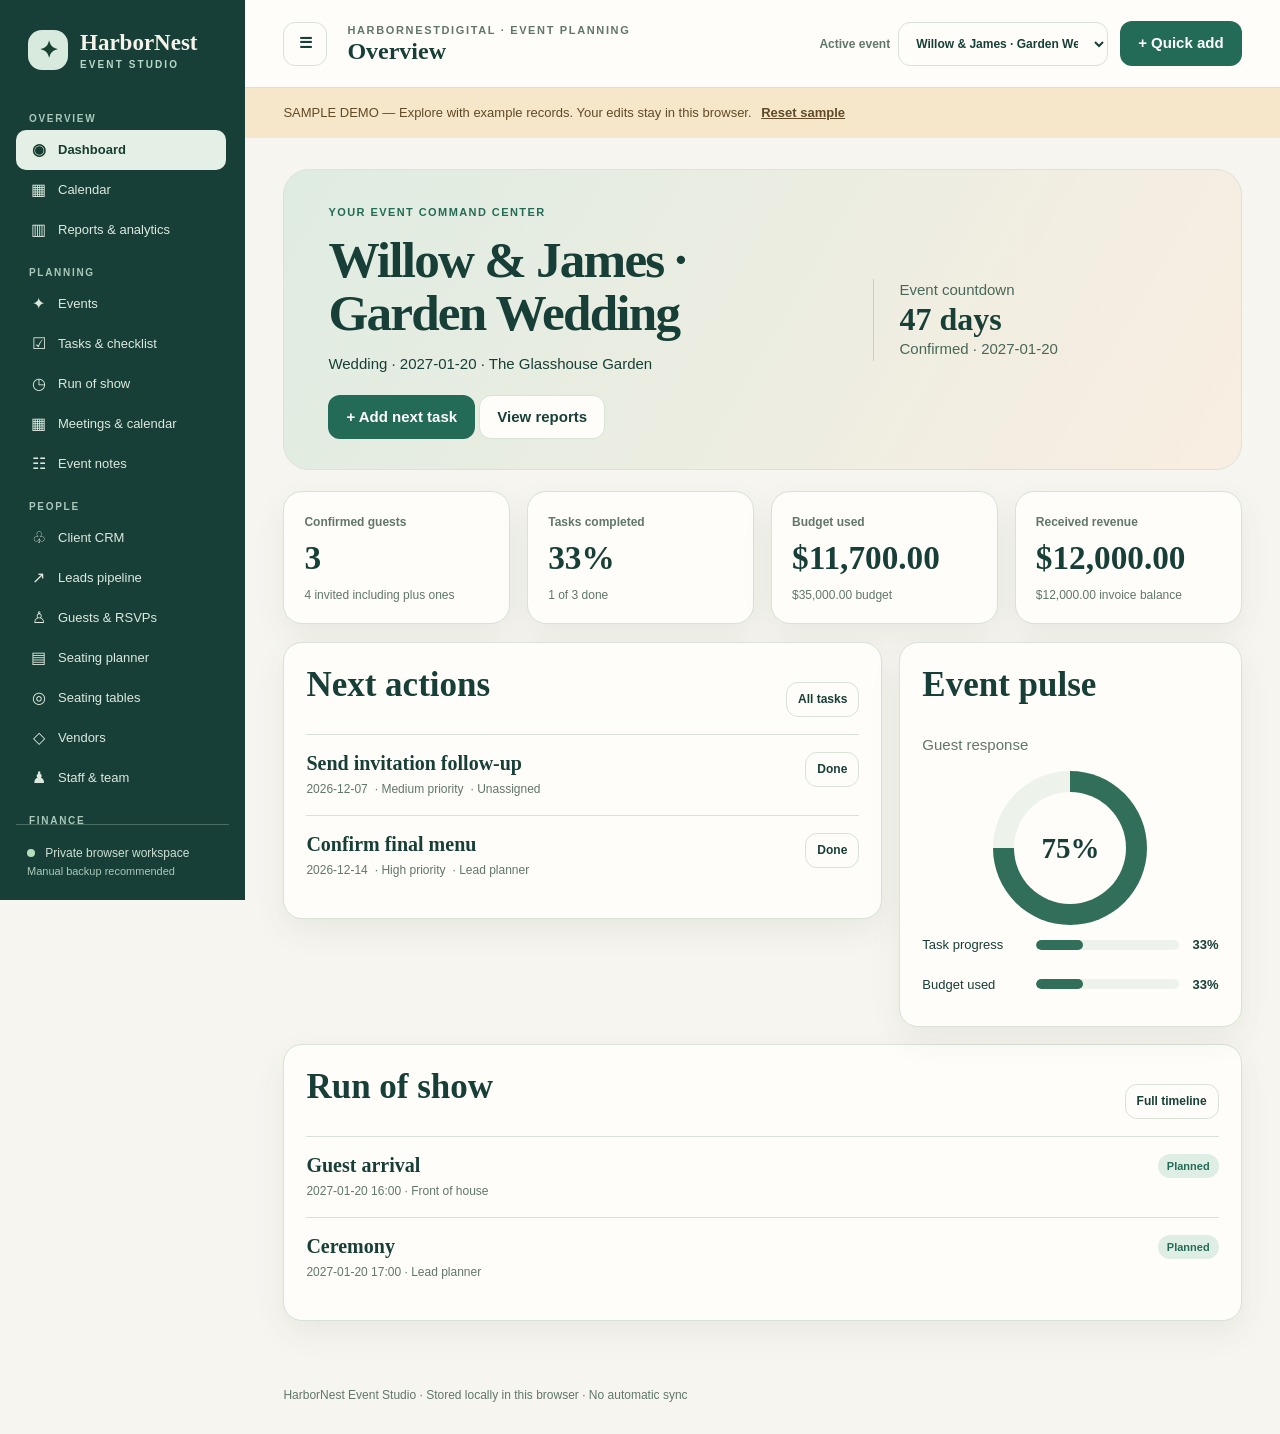
<file: index.html>
<!doctype html>
<html lang="en"><head><meta charset="utf-8"><meta name="viewport" content="width=device-width,initial-scale=1"><meta name="theme-color" content="#183f37"><meta name="description" content="HarborNest Event Studio — a private, offline-capable event planning workspace."><link rel="manifest" href="manifest.webmanifest"><link rel="icon" href="icon-192.png"><link rel="stylesheet" href="style.css"><title>HarborNest Event Studio</title></head>
<body><a class="skip" href="#workspace">Skip to workspace</a><div id="app"><aside class="sidebar" aria-label="Main navigation"><div class="brand"><span class="brandmark">✦</span><span>HarborNest<small>EVENT STUDIO</small></span></div><div class="navscroll" id="nav"></div><div class="sidefoot"><span class="local-dot"></span> Private browser workspace<br><small>Manual backup recommended</small></div></aside><div class="mainwrap"><header class="topbar"><button id="menuBtn" type="button" class="iconbtn menu" aria-label="Open navigation" aria-expanded="false">☰</button><div class="top-title"><small>HARBORNESTDIGITAL · EVENT PLANNING</small><strong id="pageTitle">Overview</strong></div><div class="top-actions"><label class="event-picker">Active event <select id="eventPicker" aria-label="Active event"></select></label><button type="button" id="quickAdd" class="primary">+ Quick add</button></div></header><div id="demoBanner" hidden class="demo-banner">SAMPLE DEMO — Explore with example records. Your edits stay in this browser. <button type="button" id="resetDemo">Reset sample</button></div><main id="workspace" tabindex="-1"><div id="view"></div></main><footer class="footer">HarborNest Event Studio · Stored locally in this browser · No automatic sync</footer></div></div>
<nav class="bottom-nav" id="mobileNav" aria-label="Mobile navigation"></nav><div id="toast" role="status" aria-live="polite" class="toast" hidden></div>
<dialog id="recordDialog" aria-labelledby="dialogTitle"><form id="recordForm" novalidate><div class="dialog-head"><div><small class="eyebrow" id="dialogEyebrow">RECORD</small><h2 id="dialogTitle">Add record</h2></div><button type="button" id="closeDialog" class="iconbtn" aria-label="Close form">✕</button></div><div id="formFields" class="form-grid"></div><p id="formError" role="alert" class="form-error" hidden></p><div class="dialog-actions"><button type="button" id="cancelDialog" class="ghost">Cancel</button><button type="submit" class="primary">Save record</button></div></form></dialog>
<dialog id="confirmDialog" aria-labelledby="confirmTitle"><div class="dialog-head"><h2 id="confirmTitle">Please confirm</h2></div><p id="confirmText"></p><div class="dialog-actions"><button type="button" id="confirmCancel" class="ghost">Cancel</button><button type="button" id="confirmYes" class="danger">Confirm</button></div></dialog>
<input id="restoreFile" type="file" accept=".json,application/json" hidden><script>window.DEMO_MODE=true</script><script src="app.js" defer></script></body></html>
</file>
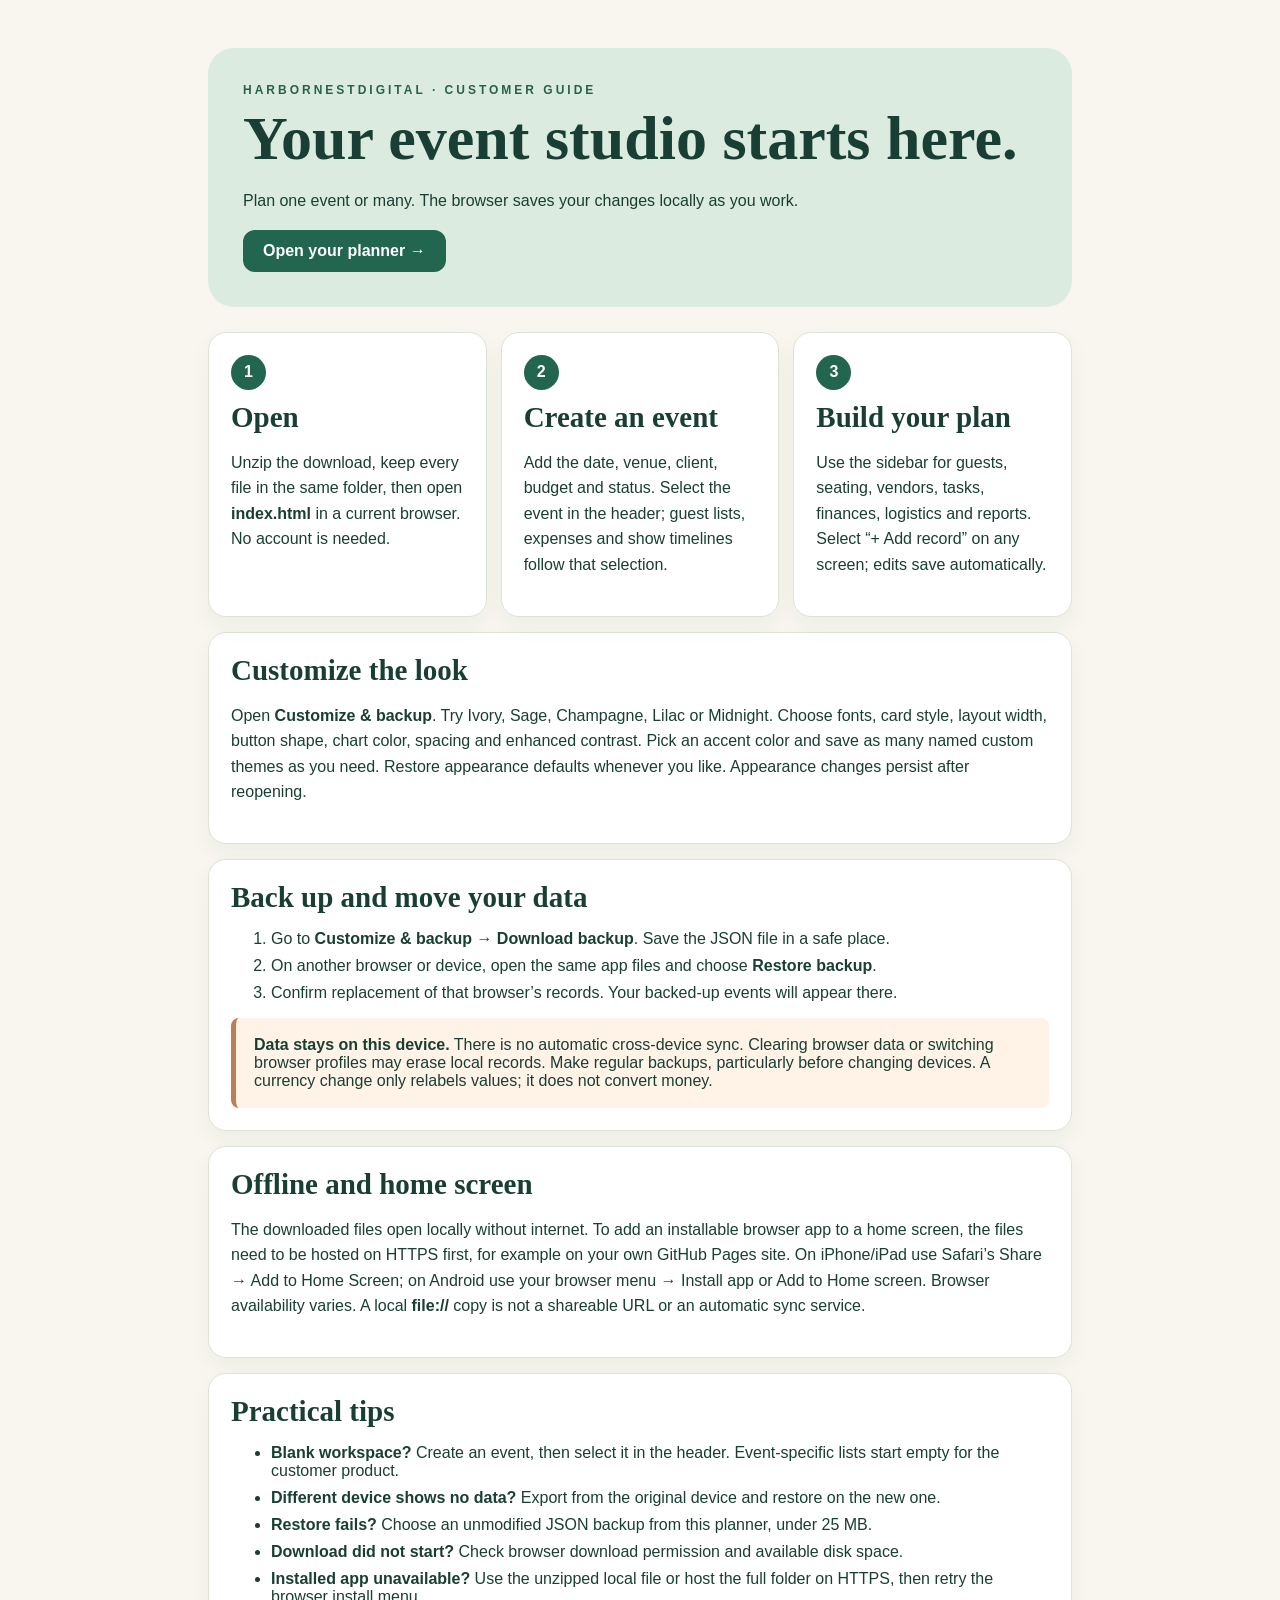
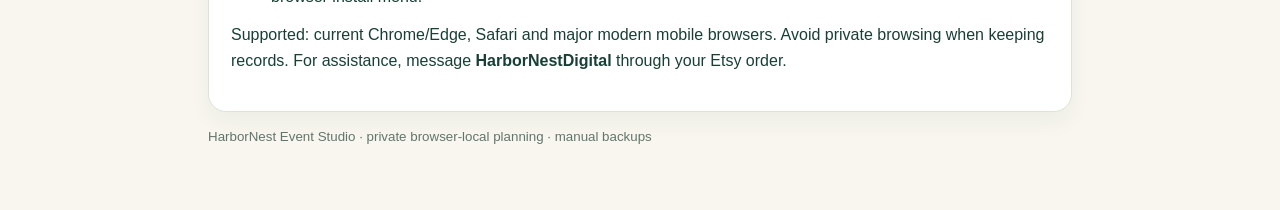
<file: README.html>
<!doctype html><html lang="en"><meta charset="utf-8"><meta name="viewport" content="width=device-width,initial-scale=1"><title>Start Here · HarborNest Event Studio</title><style>:root{font-family:Arial,sans-serif;color:#193f35;background:#f8f6ef}*{box-sizing:border-box}body{margin:0}.wrap{max-width:900px;margin:auto;padding:28px 18px 65px}.hero{background:#dcebe0;border-radius:26px;padding:35px;margin:20px 0 25px}h1,h2{font-family:Georgia,serif;line-height:1.1}h1{font-size:clamp(36px,6vw,62px);margin:7px 0}h2{font-size:29px;margin:0 0 14px}.brand{font-size:12px;font-weight:bold;letter-spacing:3px;color:#28614a}.grid{display:grid;grid-template-columns:repeat(auto-fit,minmax(240px,1fr));gap:14px}.card{background:white;border:1px solid #dce4d8;border-radius:18px;padding:22px;box-shadow:0 10px 22px #1d47310c;margin-bottom:15px}.step{background:#22664f;color:white;border-radius:50%;width:35px;height:35px;display:grid;place-items:center;font-weight:bold;margin-bottom:12px}.notice{border-left:5px solid #bf7d55;background:#fff2e6;padding:18px;border-radius:8px}.button{display:inline-block;background:#22664f;color:white;text-decoration:none;border-radius:12px;padding:12px 20px;font-weight:bold}li{margin:9px 0}p{line-height:1.6}small{color:#61766a}</style><div class="wrap"><div class="hero"><div class="brand">HARBORNESTDIGITAL · CUSTOMER GUIDE</div><h1>Your event studio starts here.</h1><p>Plan one event or many. The browser saves your changes locally as you work.</p><a class="button" href="index.html">Open your planner →</a></div><div class="grid"><section class="card"><div class="step">1</div><h2>Open</h2><p>Unzip the download, keep every file in the same folder, then open <b>index.html</b> in a current browser. No account is needed.</p></section><section class="card"><div class="step">2</div><h2>Create an event</h2><p>Add the date, venue, client, budget and status. Select the event in the header; guest lists, expenses and show timelines follow that selection.</p></section><section class="card"><div class="step">3</div><h2>Build your plan</h2><p>Use the sidebar for guests, seating, vendors, tasks, finances, logistics and reports. Select “+ Add record” on any screen; edits save automatically.</p></section></div><section class="card"><h2>Customize the look</h2><p>Open <b>Customize & backup</b>. Try Ivory, Sage, Champagne, Lilac or Midnight. Choose fonts, card style, layout width, button shape, chart color, spacing and enhanced contrast. Pick an accent color and save as many named custom themes as you need. Restore appearance defaults whenever you like. Appearance changes persist after reopening.</p></section><section class="card"><h2>Back up and move your data</h2><ol><li>Go to <b>Customize & backup → Download backup</b>. Save the JSON file in a safe place.</li><li>On another browser or device, open the same app files and choose <b>Restore backup</b>.</li><li>Confirm replacement of that browser’s records. Your backed-up events will appear there.</li></ol><div class="notice"><b>Data stays on this device.</b> There is no automatic cross-device sync. Clearing browser data or switching browser profiles may erase local records. Make regular backups, particularly before changing devices. A currency change only relabels values; it does not convert money.</div></section><section class="card"><h2>Offline and home screen</h2><p>The downloaded files open locally without internet. To add an installable browser app to a home screen, the files need to be hosted on HTTPS first, for example on your own GitHub Pages site. On iPhone/iPad use Safari’s Share → Add to Home Screen; on Android use your browser menu → Install app or Add to Home screen. Browser availability varies. A local <b>file://</b> copy is not a shareable URL or an automatic sync service.</p></section><section class="card"><h2>Practical tips</h2><ul><li><b>Blank workspace?</b> Create an event, then select it in the header. Event-specific lists start empty for the customer product.</li><li><b>Different device shows no data?</b> Export from the original device and restore on the new one.</li><li><b>Restore fails?</b> Choose an unmodified JSON backup from this planner, under 25 MB.</li><li><b>Download did not start?</b> Check browser download permission and available disk space.</li><li><b>Installed app unavailable?</b> Use the unzipped local file or host the full folder on HTTPS, then retry the browser install menu.</li></ul><p>Supported: current Chrome/Edge, Safari and major modern mobile browsers. Avoid private browsing when keeping records. For assistance, message <b>HarborNestDigital</b> through your Etsy order.</p></section><small>HarborNest Event Studio · private browser-local planning · manual backups</small></div></html>
</file>
<file: style.css>
:root{--bg:#f7f5ef;--surface:#fffdf9;--surface-2:#eff3eb;--ink:#183f37;--muted:#64766d;--accent:#236b56;--accent-ink:#fff;--accent-soft:#dfeee5;--peach:#e9b695;--border:#dde5dc;--shadow:0 12px 32px rgba(31,65,51,.07);--radius:19px;--gap:17px;--pad:22px;--font:Arial,Helvetica,sans-serif;--headline:Georgia,'Times New Roman',serif;--chart:#326f5a;--button-radius:12px;color-scheme:light}
*{box-sizing:border-box}html{scroll-behavior:smooth}body{margin:0;background:var(--bg);color:var(--ink);font:15px/1.5 var(--font)}button,input,select,textarea{font:inherit}button{cursor:pointer}button:disabled{opacity:.55;cursor:default}button,input,select,textarea{min-height:44px}a{color:var(--accent)}:focus-visible{outline:3px solid #b36a34!important;outline-offset:3px!important}.skip{position:absolute;top:-100px;left:12px;background:var(--surface);z-index:1000;padding:10px}.skip:focus{top:10px}h1,h2,h3,h4,p{margin-top:0}h1,h2,h3{line-height:1.12}h1,.display{font:600 clamp(32px,4vw,55px)/1.04 var(--headline);letter-spacing:-.035em}h2{font:600 clamp(25px,3vw,35px)/1.13 var(--headline)}h3{font:600 21px/1.2 var(--headline)}small,.eyebrow{font-size:11px;letter-spacing:.13em;text-transform:uppercase;font-weight:700}.eyebrow{color:var(--accent)}.muted{color:var(--muted)}.tiny{font-size:12px}.mono{font-variant-numeric:tabular-nums}#app{display:grid;grid-template-columns:245px minmax(0,1fr);min-height:100vh}.sidebar{position:sticky;top:0;height:100vh;background:#183f37;color:#f5f2e9;display:flex;flex-direction:column;padding:27px 16px 17px;z-index:10}.brand{display:flex;align-items:center;gap:12px;font:600 23px var(--headline);padding:3px 12px 26px}.brand small{display:block;font:700 10px var(--font);letter-spacing:.21em;color:#b8d7c9;margin-top:3px}.brandmark{display:grid;place-items:center;background:#d7eadd;color:#184334;width:40px;height:40px;border-radius:14px;font-family:serif}.navscroll{overflow:auto;min-height:0;padding-right:3px}.navgroup{margin:15px 0 4px;padding:0 13px;color:#a9c8bb;font-size:10px;font-weight:800;letter-spacing:.17em}.navitem{display:flex;align-items:center;gap:10px;width:100%;min-height:38px;padding:8px 13px;color:#dce9df;border:0;background:transparent;border-radius:10px;text-align:left;font-size:13px}.navitem:hover,.navitem.active{background:#e4efe5;color:#163d31;font-weight:750}.navicon{width:19px;text-align:center;font-size:16px}.sidefoot{margin-top:auto;border-top:1px solid #4a6d61;padding:19px 11px 3px;font-size:12px;color:#cfdfd4}.sidefoot small{letter-spacing:normal;text-transform:none;font-weight:400;color:#aac7ba}.local-dot{display:inline-block;width:8px;height:8px;background:#b6debd;border-radius:50%;margin-right:7px}.mainwrap{min-width:0}.topbar{height:88px;padding:14px clamp(18px,3vw,43px);display:flex;align-items:center;gap:20px;background:var(--surface);border-bottom:1px solid var(--border);position:sticky;top:0;z-index:8}.top-title{flex:1;min-width:0}.top-title small{display:block;color:var(--muted);letter-spacing:.15em}.top-title strong{display:block;font:600 24px var(--headline);white-space:nowrap;overflow:hidden;text-overflow:ellipsis}.top-actions{display:flex;align-items:center;gap:12px}.event-picker{display:flex;align-items:center;gap:8px;font-size:12px;color:var(--muted);font-weight:700}.event-picker select{max-width:210px;min-width:145px}.menu{display:none}#workspace{padding:31px clamp(18px,3vw,44px) 48px;max-width:1750px;margin:auto;min-height:calc(100vh - 148px)}.footer{padding:17px 3vw 30px;color:var(--muted);font-size:12px}.demo-banner{background:#f7e7ca;padding:10px 3vw;color:#614a27;font-size:13px}.demo-banner button{border:0;background:transparent;text-decoration:underline;color:inherit;font-weight:bold;min-height:30px}.bottom-nav{display:none}.card,.panel,.stat,.feature{background:var(--surface);border:1px solid var(--border);border-radius:var(--radius);box-shadow:var(--shadow)}.card,.panel{padding:var(--pad)}.panelhead,.row,.list-head{display:flex;align-items:center;justify-content:space-between;gap:15px}.sectionhead{display:flex;align-items:end;justify-content:space-between;gap:14px;flex-wrap:wrap;margin-bottom:20px}.sectionhead h1{margin:4px 0 0}.sectionhead p{margin:5px 0 0;color:var(--muted)}.hero{display:grid;grid-template-columns:1.3fr .8fr;gap:20px;padding:30px clamp(24px,4vw,44px);border-radius:26px;background:linear-gradient(120deg,#dfece2,#f9eee1);border:1px solid #d9e4d9;margin-bottom:21px;min-height:235px}.hero h1{max-width:650px;margin:10px 0 14px}.hero p{max-width:650px;margin-bottom:19px}.hero-aside{align-self:center;border-left:1px solid #bfd4c5;padding-left:25px}.hero-aside strong{display:block;font:600 32px var(--headline)}.hero-aside span{color:#48675a}.stats{display:grid;grid-template-columns:repeat(4,minmax(0,1fr));gap:var(--gap);margin:18px 0}.stat{padding:18px 20px;min-width:0}.stat .label{font-size:12px;color:var(--muted);font-weight:700}.stat .value{display:block;font:600 clamp(23px,2.6vw,34px) var(--headline);margin:6px 0}.stat .hint{font-size:12px;color:var(--muted)}.cols{display:grid;grid-template-columns:1.4fr .8fr;gap:var(--gap);align-items:start}.grid{display:grid;grid-template-columns:repeat(auto-fit,minmax(255px,1fr));gap:var(--gap)}.twocol{display:grid;grid-template-columns:repeat(2,minmax(0,1fr));gap:var(--gap)}.feature{padding:20px}.feature h3{margin-bottom:6px}.feature p{color:var(--muted);font-size:13px;margin-bottom:0}.toolbar{display:flex;align-items:center;gap:10px;flex-wrap:wrap;margin:16px 0 21px}.toolbar .search{flex:1;min-width:220px}.toolbar input,.toolbar select{max-width:100%}.search,.input,select,textarea,input[type=text],input[type=date],input[type=number],input[type=email],input[type=time],input[type=color]{background:var(--surface);color:var(--ink);border:1px solid var(--border);border-radius:var(--button-radius);padding:10px 13px}input[type=color]{width:70px;padding:4px}.primary,.ghost,.danger,.smallbtn,.iconbtn{border-radius:var(--button-radius);border:1px solid transparent;padding:10px 17px;min-height:44px;font-weight:700}.primary{background:var(--accent);color:var(--accent-ink)}.primary:hover{filter:brightness(.9)}.ghost,.smallbtn,.iconbtn{background:var(--surface);color:var(--ink);border-color:var(--border)}.ghost:hover,.smallbtn:hover{background:var(--accent-soft)}.danger{background:#9e403a;color:white}.smallbtn{min-height:35px;padding:6px 11px;font-size:12px}.iconbtn{display:grid;place-items:center;width:44px;padding:0}.pill{display:inline-flex;align-items:center;border-radius:100px;background:var(--accent-soft);color:var(--accent);padding:4px 9px;font-size:11px;font-weight:800;white-space:nowrap}.pill.warn{background:#fae9cf;color:#84531c}.pill.bad{background:#f8ded9;color:#8b392d}.pill.neutral{background:var(--surface-2);color:var(--muted)}.record{display:flex;align-items:start;justify-content:space-between;gap:18px;padding:17px 0;border-top:1px solid var(--border)}.record:first-child{border-top:0}.record h3{font:600 20px var(--headline);margin:0 0 5px;overflow-wrap:anywhere}.record .meta{display:flex;gap:7px;flex-wrap:wrap;color:var(--muted);font-size:12px}.record p{margin:7px 0 0;font-size:13px;overflow-wrap:anywhere}.record-actions{display:flex;gap:6px;flex-shrink:0}.empty{text-align:center;padding:55px 24px;color:var(--muted)}.empty .big{font-size:34px}.empty h3{color:var(--ink);margin:10px}.progress{height:10px;background:var(--surface-2);border-radius:10px;overflow:hidden}.progress i{display:block;height:100%;background:var(--chart);border-radius:10px}.barrow{display:grid;grid-template-columns:minmax(100px,1fr) 2fr auto;gap:14px;align-items:center;padding:10px 0;font-size:13px}.donut{--pct:0%;width:154px;height:154px;display:grid;place-items:center;border-radius:50%;background:conic-gradient(var(--chart) var(--pct),var(--surface-2) 0);margin:auto}.donut span{width:112px;height:112px;background:var(--surface);border-radius:50%;display:grid;place-items:center;font:600 29px var(--headline)}.chart{width:100%;height:auto;max-height:245px;overflow:visible}.chart text{fill:var(--muted);font:12px var(--font)}.calendar{display:grid;grid-template-columns:repeat(7,minmax(0,1fr));gap:5px}.calendar .day{min-height:104px;padding:8px;border:1px solid var(--border);background:var(--surface);border-radius:10px;min-width:0}.calendar .day.dim{opacity:.42}.calendar .day.today{border-color:var(--accent);box-shadow:inset 0 0 0 1px var(--accent)}.calendar .dow{text-align:center;padding:10px 2px;font-size:11px;font-weight:bold;color:var(--muted)}.calentry{display:block;padding:2px 4px;border-radius:5px;background:var(--accent-soft);font-size:10px;overflow:hidden;text-overflow:ellipsis;white-space:nowrap;margin-top:3px}.table-grid{display:grid;grid-template-columns:repeat(auto-fit,minmax(245px,1fr));gap:var(--gap)}.seat{padding:10px;border:1px solid var(--border);border-radius:10px;margin-top:9px;background:var(--surface)}.seat select{width:100%;font-size:13px}.checkline{display:flex;align-items:center;gap:10px}.checkline input{width:20px;height:20px;min-height:20px;accent-color:var(--accent)}.theme-swatch{height:45px;border-radius:12px;margin-bottom:10px}.settings-grid{display:grid;grid-template-columns:repeat(auto-fit,minmax(265px,1fr));gap:var(--gap)}.settings-grid label,.field{display:grid;gap:6px;font-size:13px;font-weight:700}.settings-grid input,.settings-grid select{width:100%}.setting-row{margin-bottom:15px}.theme-list{display:grid;grid-template-columns:repeat(auto-fit,minmax(135px,1fr));gap:10px}.theme-choice{padding:12px;text-align:left;background:var(--surface);border:2px solid var(--border);border-radius:15px;color:var(--ink)}.theme-choice.active{border-color:var(--accent)}.theme-choice .swatches{display:flex;gap:4px;margin-bottom:9px}.theme-choice .swatches i{width:26px;height:26px;border-radius:50%;border:1px solid #0002}.toggle{display:flex!important;align-items:center;justify-content:space-between;gap:10px}.toggle input{width:22px!important;height:22px;min-height:22px}dialog{border:1px solid var(--border);border-radius:22px;width:min(720px,calc(100vw - 24px));max-height:min(90vh,920px);overflow:auto;background:var(--surface);color:var(--ink);padding:24px;box-shadow:0 30px 100px #112e2a55}dialog::backdrop{background:#0f2c27a8}.dialog-head{display:flex;justify-content:space-between;align-items:start;gap:18px}.dialog-head h2{margin:2px 0 18px}.form-grid{display:grid;grid-template-columns:repeat(2,minmax(0,1fr));gap:16px}.field.full{grid-column:1/-1}.field input,.field select,.field textarea{width:100%}.field textarea{min-height:94px;resize:vertical}.dialog-actions{display:flex;justify-content:end;gap:10px;margin-top:22px}.form-error{padding:10px;background:#ffe8e2;color:#7d2922;border-radius:10px;margin:15px 0}.toast{position:fixed;z-index:99;right:22px;bottom:22px;background:#163f32;color:white;padding:13px 18px;border-radius:12px;max-width:350px;box-shadow:0 12px 35px #0b221c55}.printsheet{display:none}
body[data-density=compact]{--gap:10px;--pad:15px}body[data-density=spacious]{--gap:25px;--pad:29px}body[data-card=flat]{--shadow:none;--radius:10px}body[data-card=soft]{--shadow:0 17px 42px rgba(35,54,45,.1);--radius:25px}body[data-font=modern]{--headline:Arial,Helvetica,sans-serif}body[data-font=classic]{--font:Georgia,'Times New Roman',serif}body[data-contrast=true]{--muted:#344d40;--border:#8d9f90;--accent:#14543c}body[data-layout=wide] #workspace{max-width:none}body[data-button=pill]{--button-radius:100px}body[data-button=square]{--button-radius:4px}
@media(max-width:1150px){#app{grid-template-columns:210px minmax(0,1fr)}.sidebar{padding-left:10px;padding-right:10px}.stats{grid-template-columns:repeat(2,1fr)}.cols{grid-template-columns:1fr}}@media(max-width:780px){#app{display:block}.sidebar{position:fixed;left:0;top:0;bottom:0;width:min(290px,86vw);transform:translateX(-100%);transition:transform .2s;box-shadow:0 10px 30px #14322955}.sidebar.open{transform:none}.menu{display:grid}.topbar{height:auto;min-height:70px;padding:9px 13px;gap:8px}.top-title small{font-size:9px}.top-title strong{font-size:19px}.event-picker{font-size:0}.event-picker select{min-width:95px;max-width:130px;font-size:12px}.top-actions{gap:5px}.top-actions .primary{font-size:12px;padding:9px;min-height:42px}#workspace{padding:22px 14px 92px}.hero{grid-template-columns:1fr;gap:8px}.hero-aside{border:0;border-top:1px solid #bfd4c5;padding:15px 0 0}.bottom-nav{display:flex;position:fixed;bottom:0;left:0;right:0;background:var(--surface);border-top:1px solid var(--border);padding:5px 6px env(safe-area-inset-bottom);z-index:9;justify-content:space-around}.bottom-nav button{display:grid;place-items:center;gap:1px;background:transparent;border:0;color:var(--muted);font-size:10px;min-width:58px;padding:5px 3px}.bottom-nav button b{font-size:18px}.bottom-nav button.active{color:var(--accent)}.footer{display:none}.calendar .day{min-height:65px;padding:4px}.calendar .dow{font-size:9px}.calentry{font-size:9px}.record{display:block}.record-actions{margin-top:12px}.form-grid{grid-template-columns:1fr}.field.full{grid-column:auto}}@media(max-width:480px){.stats{gap:9px}.stat{padding:12px}.stat .value{font-size:24px}.top-title small{display:none}.hero{padding:23px}.barrow{grid-template-columns:1fr auto}.barrow .progress{grid-column:1/-1;grid-row:2}.twocol{grid-template-columns:1fr}.calendar .day{min-height:54px}.calentry{font-size:0;height:5px;width:5px;border-radius:50%;display:inline-block;margin-right:2px}}
@media print{body{background:white;color:black}.sidebar,.topbar,.bottom-nav,.footer,.toolbar,.record-actions,.no-print,.demo-banner,.sidefoot,.toast{display:none!important}#app{display:block}#workspace{padding:0;max-width:none}.card,.panel,.stat{box-shadow:none;break-inside:avoid}.printsheet{display:block}dialog{display:none!important}h1,h2{color:black}a{color:black}}
</file>
